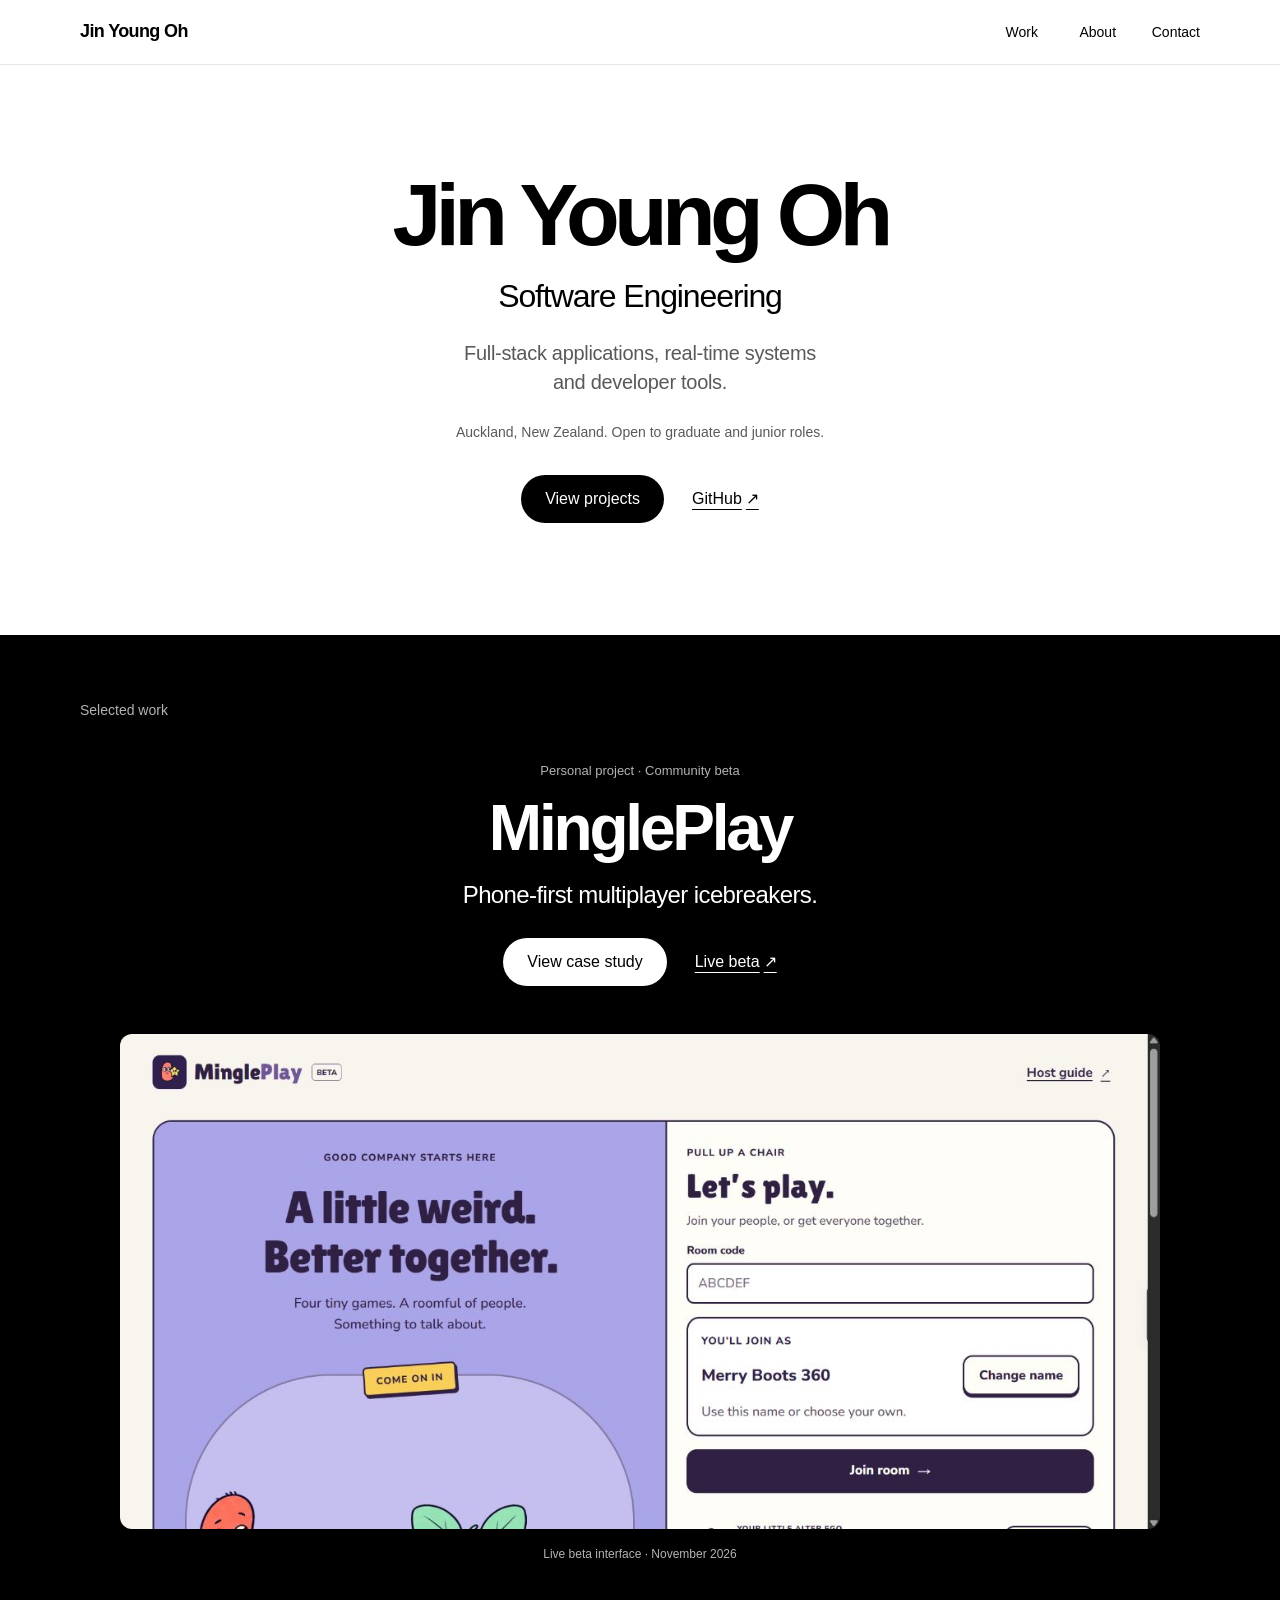
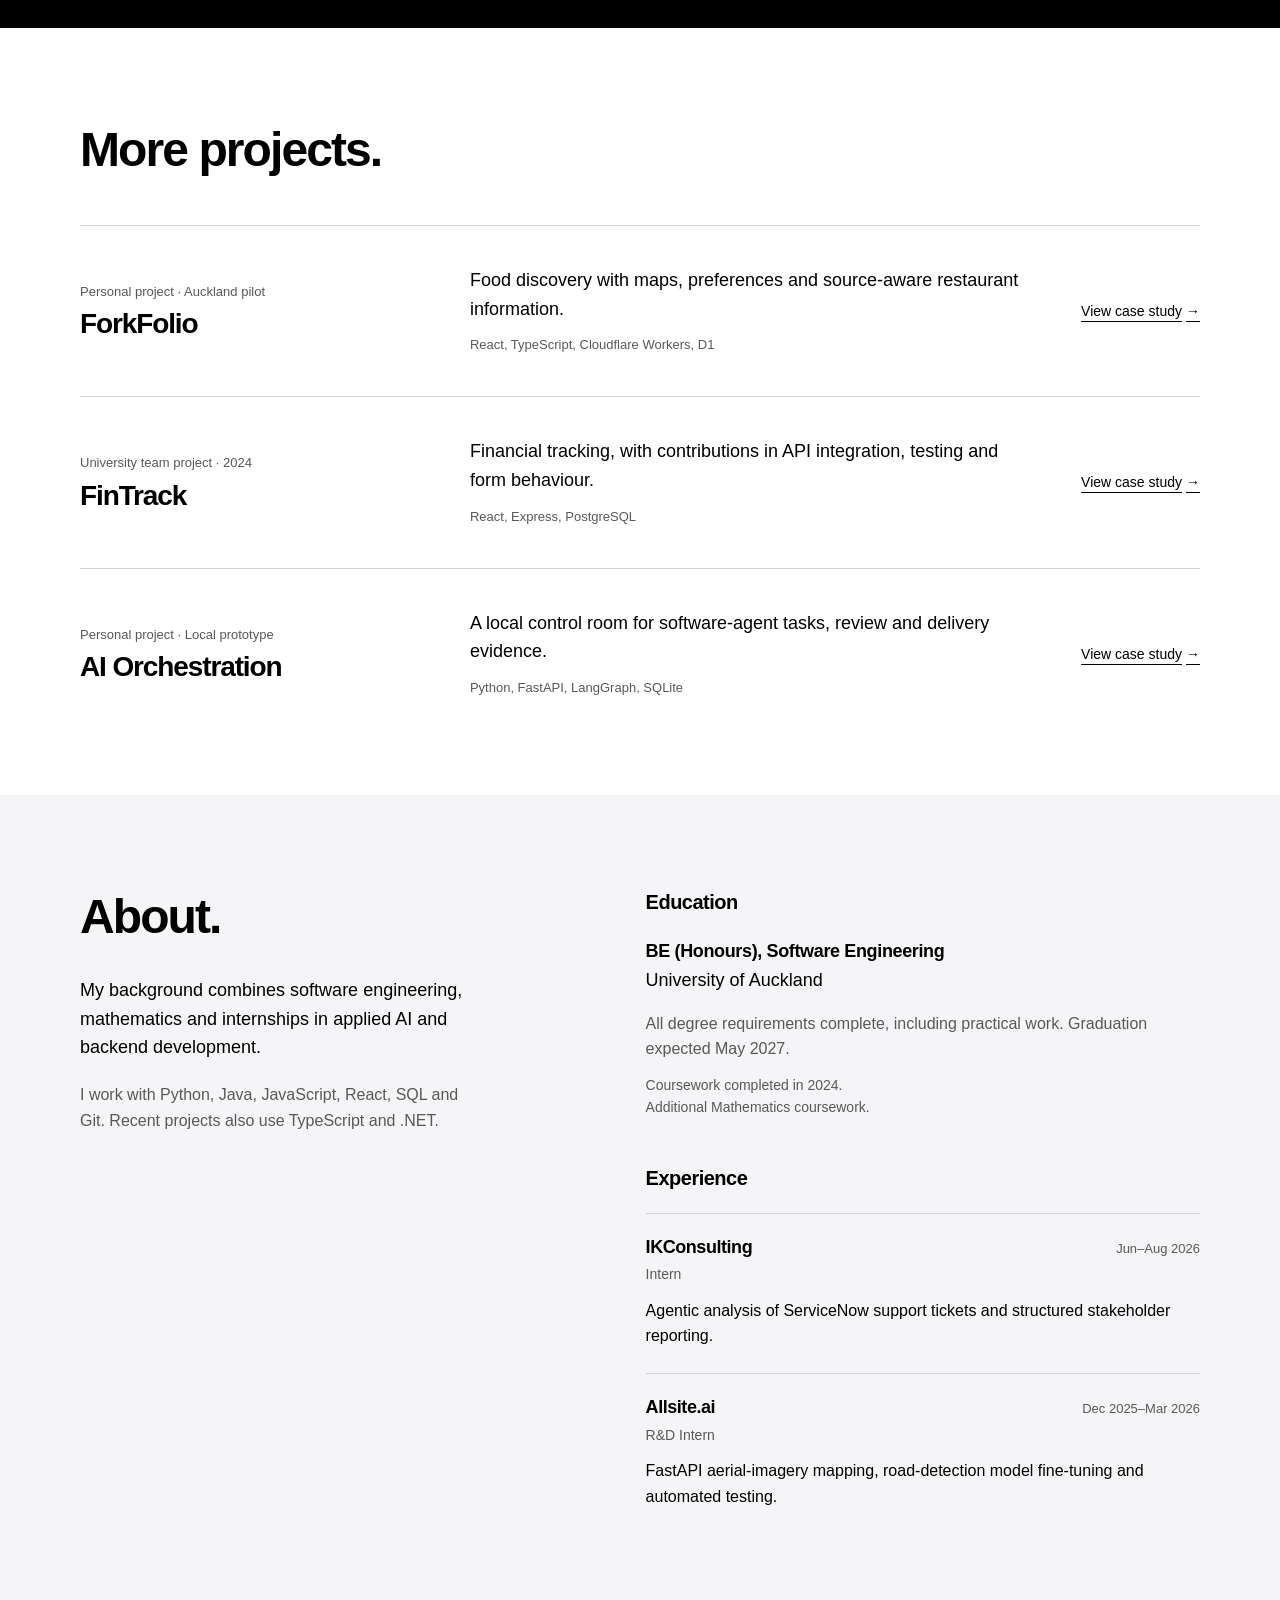
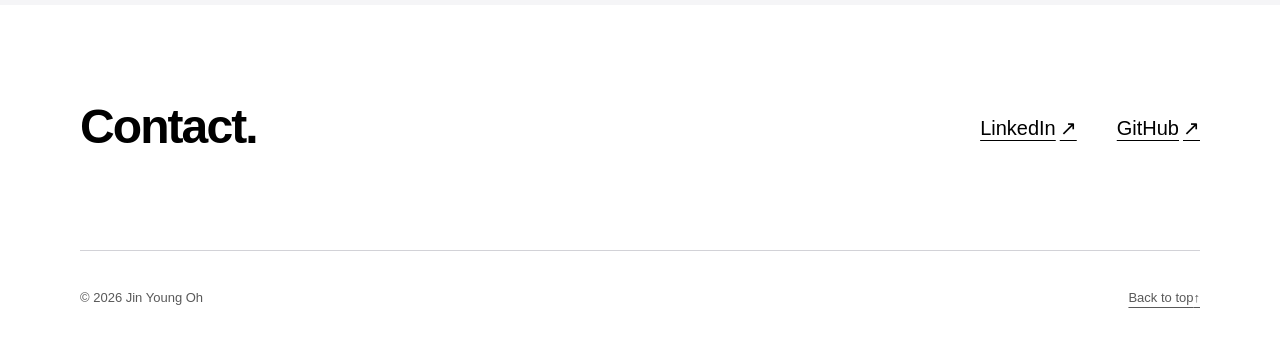
<file: index.html>
<!doctype html>
<html lang="en-NZ">
<head>
  <meta charset="utf-8">
  <meta name="viewport" content="width=device-width, initial-scale=1">
  <title>Jin Young Oh — Software Engineering</title>
  <meta name="description" content="Software engineering portfolio of Jin Young Oh in Auckland. Projects in full-stack applications, real-time systems and developer tools.">
  <meta name="theme-color" content="#ffffff">
  <link rel="canonical" href="https://joh748.github.io/">
  <meta property="og:title" content="Jin Young Oh — Software Engineering">
  <meta property="og:description" content="Software engineering portfolio of Jin Young Oh in Auckland. Projects in full-stack applications, real-time systems and developer tools.">
  <meta property="og:type" content="website">
  <meta property="og:url" content="https://joh748.github.io/">
  <meta property="og:image" content="https://joh748.github.io/assets/cover.png">
  <meta property="og:image:width" content="1200">
  <meta property="og:image:height" content="630">
  <meta property="og:image:alt" content="Jin Young Oh — Software Engineering">
  <meta name="twitter:card" content="summary_large_image">
  <link rel="icon" href="/favicon.svg" type="image/svg+xml">
  <link rel="stylesheet" href="/styles.css">
</head>
<body id="top">
  <a class="skip-link" href="#main">Skip to content</a>
  <header class="site-header"><div class="wrap header-inner">
    <a class="name" href="/">Jin Young Oh</a>
    <nav aria-label="Main navigation"><a href="#work">Work</a><a href="#about">About</a><a href="#contact">Contact</a></nav>
  </div></header>
  <main id="main" tabindex="-1">
    <section class="hero wrap" aria-labelledby="intro-title">
      <h1 id="intro-title">Jin Young Oh</h1>
      <p class="hero-role">Software Engineering</p>
      <p class="hero-summary">Full-stack applications, real-time systems<br class="desktop-break"> and developer tools.</p>
      <p class="availability">Auckland, New Zealand.<br class="mobile-break"> Open to graduate and junior roles.</p>
      <div class="actions hero-actions"><a class="button" href="#work">View projects</a><a class="text-link" href="https://github.com/joh748" target="_blank" rel="noopener noreferrer">GitHub<span aria-hidden="true"> ↗</span></a></div>
    </section>
    <section id="work" class="featured" aria-label="Selected work"><div class="wrap">
      <p class="section-label">Selected work</p>
      <article id="mingleplay" class="feature-project" aria-labelledby="mingleplay-title">
        <div class="feature-heading">
          <p class="project-status">Personal project · Community beta</p>
          <h2 id="mingleplay-title">MinglePlay</h2>
          <p class="feature-summary">Phone-first multiplayer icebreakers.</p>
          <div class="actions"><a class="button" href="/projects/mingleplay/">View case study</a><a class="text-link" href="https://mingleplay-beta.pages.dev/" target="_blank" rel="noopener noreferrer">Live beta<span aria-hidden="true"> ↗</span></a></div>
        </div>
        <a class="feature-image" href="/projects/mingleplay/" aria-label="Read the MinglePlay case study"><img src="/assets/mingleplay.png" alt="MinglePlay’s actual interface with room joining, character selection and multiplayer games" width="1265" height="602" loading="lazy" decoding="async"></a>
        <p class="image-caption">Live beta interface · November 2026</p>
      </article>
    </div></section>
    <section class="other-work wrap" aria-labelledby="other-work-title">
      <h2 id="other-work-title">More projects.</h2>
      <div class="project-list">
        <article id="forkfolio" class="project-row" aria-labelledby="forkfolio-title">
          <div><p class="project-status">Personal project · Auckland pilot</p><h3 id="forkfolio-title">ForkFolio</h3></div>
          <div><p>Food discovery with maps, preferences and source-aware restaurant information.</p><p class="technologies">React, TypeScript, Cloudflare Workers, D1</p></div>
          <a class="text-link" href="/projects/forkfolio/">View case study<span class="sr-only">: ForkFolio</span><span aria-hidden="true"> →</span></a>
        </article>
        <article id="fintrack" class="project-row" aria-labelledby="fintrack-title">
          <div><p class="project-status">University team project · 2024</p><h3 id="fintrack-title">FinTrack</h3></div>
          <div><p>Financial tracking, with contributions in API integration, testing and form behaviour.</p><p class="technologies">React, Express, PostgreSQL</p></div>
          <a class="text-link" href="/projects/fintrack/">View case study<span class="sr-only">: FinTrack</span><span aria-hidden="true"> →</span></a>
        </article>
        <article id="orchestration" class="project-row" aria-labelledby="orchestration-title">
          <div><p class="project-status">Personal project · Local prototype</p><h3 id="orchestration-title">AI Orchestration</h3></div>
          <div><p>A local control room for software-agent tasks, review and delivery evidence.</p><p class="technologies">Python, FastAPI, LangGraph, SQLite</p></div>
          <a class="text-link" href="/projects/orchestration/">View case study<span class="sr-only">: AI Orchestration</span><span aria-hidden="true"> →</span></a>
        </article>
      </div>
    </section>
    <section id="about" class="about" aria-labelledby="about-title">
      <span id="experience" class="anchor-alias" aria-hidden="true"></span><span id="approach" class="anchor-alias" aria-hidden="true"></span>
      <div class="wrap about-grid">
        <div class="about-intro"><h2 id="about-title">About.</h2>
          <p>My background combines software engineering, mathematics and internships in applied AI and backend development.</p>
          <p class="secondary">I work with Python, Java, JavaScript, React, SQL and Git. Recent projects also use TypeScript and .NET.</p>
        </div>
        <div class="background">
          <section class="education" aria-labelledby="education-title"><h3 id="education-title">Education</h3>
            <p class="qualification">BE (Honours), Software Engineering</p><p>University of Auckland</p>
            <p class="secondary">All degree requirements complete, including practical work. Graduation expected May 2027.</p>
            <p class="background-note">Coursework completed in 2024.<br>Additional Mathematics coursework.</p>
          </section>
          <section class="experience" aria-labelledby="experience-title"><h3 id="experience-title">Experience</h3>
            <article class="role"><div class="role-heading"><h4>IKConsulting</h4><p>Jun–Aug 2026</p></div><p class="role-title">Intern</p><p>Agentic analysis of ServiceNow support tickets and structured stakeholder reporting.</p></article>
            <article class="role"><div class="role-heading"><h4>Allsite.ai</h4><p>Dec 2025–Mar 2026</p></div><p class="role-title">R&amp;D Intern</p><p>FastAPI aerial-imagery mapping, road-detection model fine-tuning and automated testing.</p></article>
          </section>
        </div>
      </div>
    </section>
    <section id="contact" class="contact wrap" aria-labelledby="contact-title"><h2 id="contact-title">Contact.</h2><div class="contact-links"><a class="text-link" href="https://www.linkedin.com/in/jin-young-oh-6776962b9/" target="_blank" rel="noopener noreferrer">LinkedIn<span aria-hidden="true"> ↗</span></a><a class="text-link" href="https://github.com/joh748" target="_blank" rel="noopener noreferrer">GitHub<span aria-hidden="true"> ↗</span></a></div></section>
  </main>
  <footer class="wrap site-footer"><p>© 2026 Jin Young Oh</p><a href="#top">Back to top <span aria-hidden="true">↑</span></a></footer>
</body>
</html>
</file>
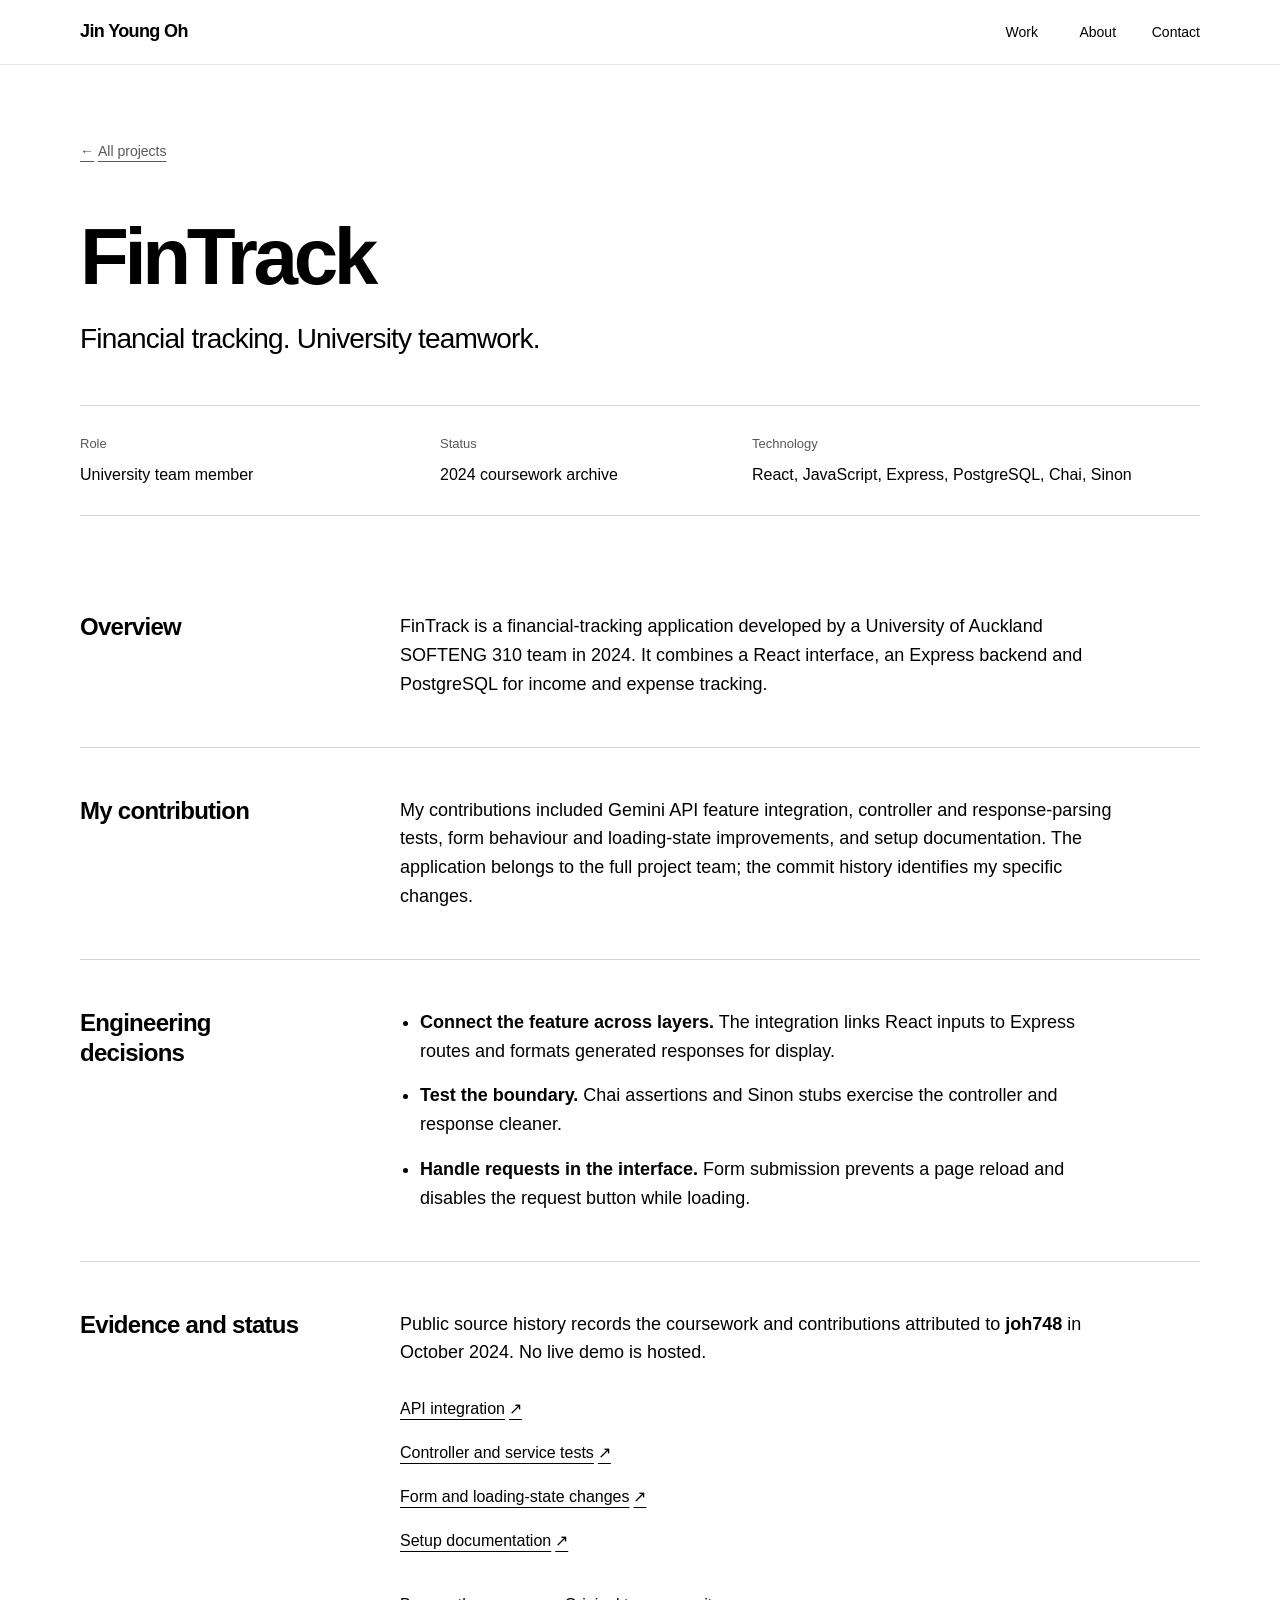
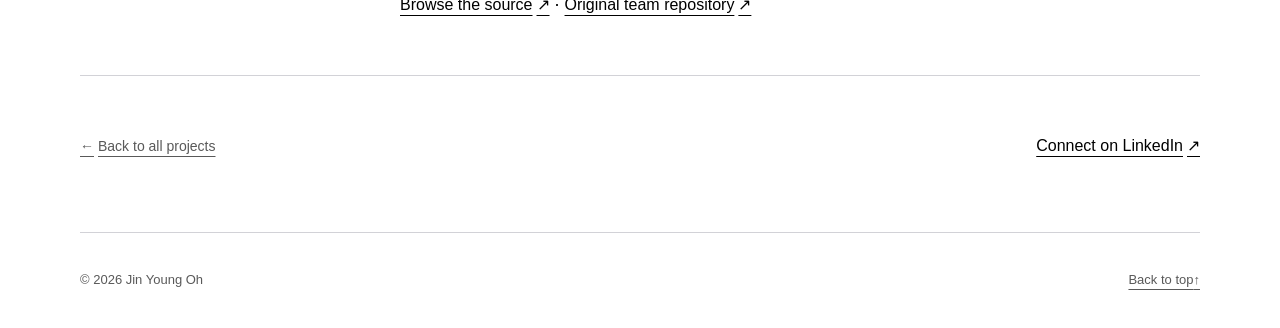
<file: projects/fintrack/index.html>
<!doctype html>
<html lang="en-NZ">
<head>
  <meta charset="utf-8">
  <meta name="viewport" content="width=device-width, initial-scale=1">
  <title>FinTrack — Jin Young Oh</title>
  <meta name="description" content="Jin Young Oh’s contributions to the 2024 FinTrack team project: Gemini API integration, controller tests and responsive forms.">
  <meta name="theme-color" content="#ffffff">
  <link rel="canonical" href="https://joh748.github.io/projects/fintrack/">
  <meta property="og:title" content="FinTrack — Jin Young Oh">
  <meta property="og:description" content="Jin Young Oh’s contributions to the 2024 FinTrack team project: Gemini API integration, controller tests and responsive forms.">
  <meta property="og:type" content="website">
  <meta property="og:url" content="https://joh748.github.io/projects/fintrack/">
  <meta property="og:image" content="https://joh748.github.io/assets/cover.png">
  <meta property="og:image:width" content="1200">
  <meta property="og:image:height" content="630">
  <meta property="og:image:alt" content="Jin Young Oh — Software Engineering">
  <meta name="twitter:card" content="summary_large_image">
  <link rel="icon" href="/favicon.svg" type="image/svg+xml">
  <link rel="stylesheet" href="/styles.css">
</head>
<body id="top">
  <a class="skip-link" href="#main">Skip to content</a>
  <header class="site-header"><div class="wrap header-inner">
    <a class="name" href="/">Jin Young Oh</a>
    <nav aria-label="Main navigation"><a href="/#work">Work</a><a href="/#about">About</a><a href="/#contact">Contact</a></nav>
  </div></header>
  <main id="main" tabindex="-1" class="case-page wrap">
    <header class="case-hero"><a class="back-link" href="/#work"><span aria-hidden="true">← </span>All projects</a>
      <h1>FinTrack</h1><p class="case-summary">Financial tracking. University teamwork.</p>
      <dl class="project-meta"><div><dt>Role</dt><dd>University team member</dd></div><div><dt>Status</dt><dd>2024 coursework archive</dd></div><div><dt>Technology</dt><dd>React, JavaScript, Express, PostgreSQL, Chai, Sinon</dd></div></dl>
    </header>
    <div class="case-body">
      <section class="case-section" aria-labelledby="section-0"><h2 id="section-0">Overview</h2><div class="case-copy"><p>FinTrack is a financial-tracking application developed by a University of Auckland SOFTENG 310 team in 2024. It combines a React interface, an Express backend and PostgreSQL for income and expense tracking.</p></div></section>
      <section class="case-section" aria-labelledby="section-1"><h2 id="section-1">My contribution</h2><div class="case-copy"><p>My contributions included Gemini API feature integration, controller and response-parsing tests, form behaviour and loading-state improvements, and setup documentation. The application belongs to the full project team; the commit history identifies my specific changes.</p></div></section>
      <section class="case-section" aria-labelledby="section-2"><h2 id="section-2">Engineering decisions</h2><div class="case-copy"><ul><li><strong>Connect the feature across layers.</strong> The integration links React inputs to Express routes and formats generated responses for display.</li><li><strong>Test the boundary.</strong> Chai assertions and Sinon stubs exercise the controller and response cleaner.</li><li><strong>Handle requests in the interface.</strong> Form submission prevents a page reload and disables the request button while loading.</li></ul></div></section>
      <section class="case-section" aria-labelledby="section-3"><h2 id="section-3">Evidence and status</h2><div class="case-copy"><p>Public source history records the coursework and contributions attributed to <strong>joh748</strong> in October 2024. No live demo is hosted.</p><ul class="evidence-list"><li><a class="text-link" href="https://github.com/joh748/SOFTENG310-FinTrack/commit/bee5ccf5e01cdd15892570da53f318c7165e2ea8" target="_blank" rel="noopener noreferrer">API integration<span aria-hidden="true"> ↗</span></a></li><li><a class="text-link" href="https://github.com/joh748/SOFTENG310-FinTrack/commit/ebe3f14214251c4c0020bd21ea2ab4b360cae9ea" target="_blank" rel="noopener noreferrer">Controller and service tests<span aria-hidden="true"> ↗</span></a></li><li><a class="text-link" href="https://github.com/joh748/SOFTENG310-FinTrack/commit/e08b2070c8d3b4b0a7959875b75a0a2595965c67" target="_blank" rel="noopener noreferrer">Form and loading-state changes<span aria-hidden="true"> ↗</span></a></li><li><a class="text-link" href="https://github.com/joh748/SOFTENG310-FinTrack/commit/b55c1b0fd4c3832d3e2b4dacdbaeb84b3c199dcb" target="_blank" rel="noopener noreferrer">Setup documentation<span aria-hidden="true"> ↗</span></a></li></ul><p><a class="text-link" href="https://github.com/joh748/SOFTENG310-FinTrack" target="_blank" rel="noopener noreferrer">Browse the source<span aria-hidden="true"> ↗</span></a> · <a class="text-link" href="https://github.com/Taks0708/SOFTENG310-FinTrack" target="_blank" rel="noopener noreferrer">Original team repository<span aria-hidden="true"> ↗</span></a></p></div></section>
    </div>
    <div class="case-end"><a class="back-link" href="/#work"><span aria-hidden="true">← </span>Back to all projects</a><a class="text-link" href="https://www.linkedin.com/in/jin-young-oh-6776962b9/" target="_blank" rel="noopener noreferrer">Connect on LinkedIn<span aria-hidden="true"> ↗</span></a></div>
  </main>
  <footer class="wrap site-footer"><p>© 2026 Jin Young Oh</p><a href="#top">Back to top <span aria-hidden="true">↑</span></a></footer>
</body>
</html>
</file>
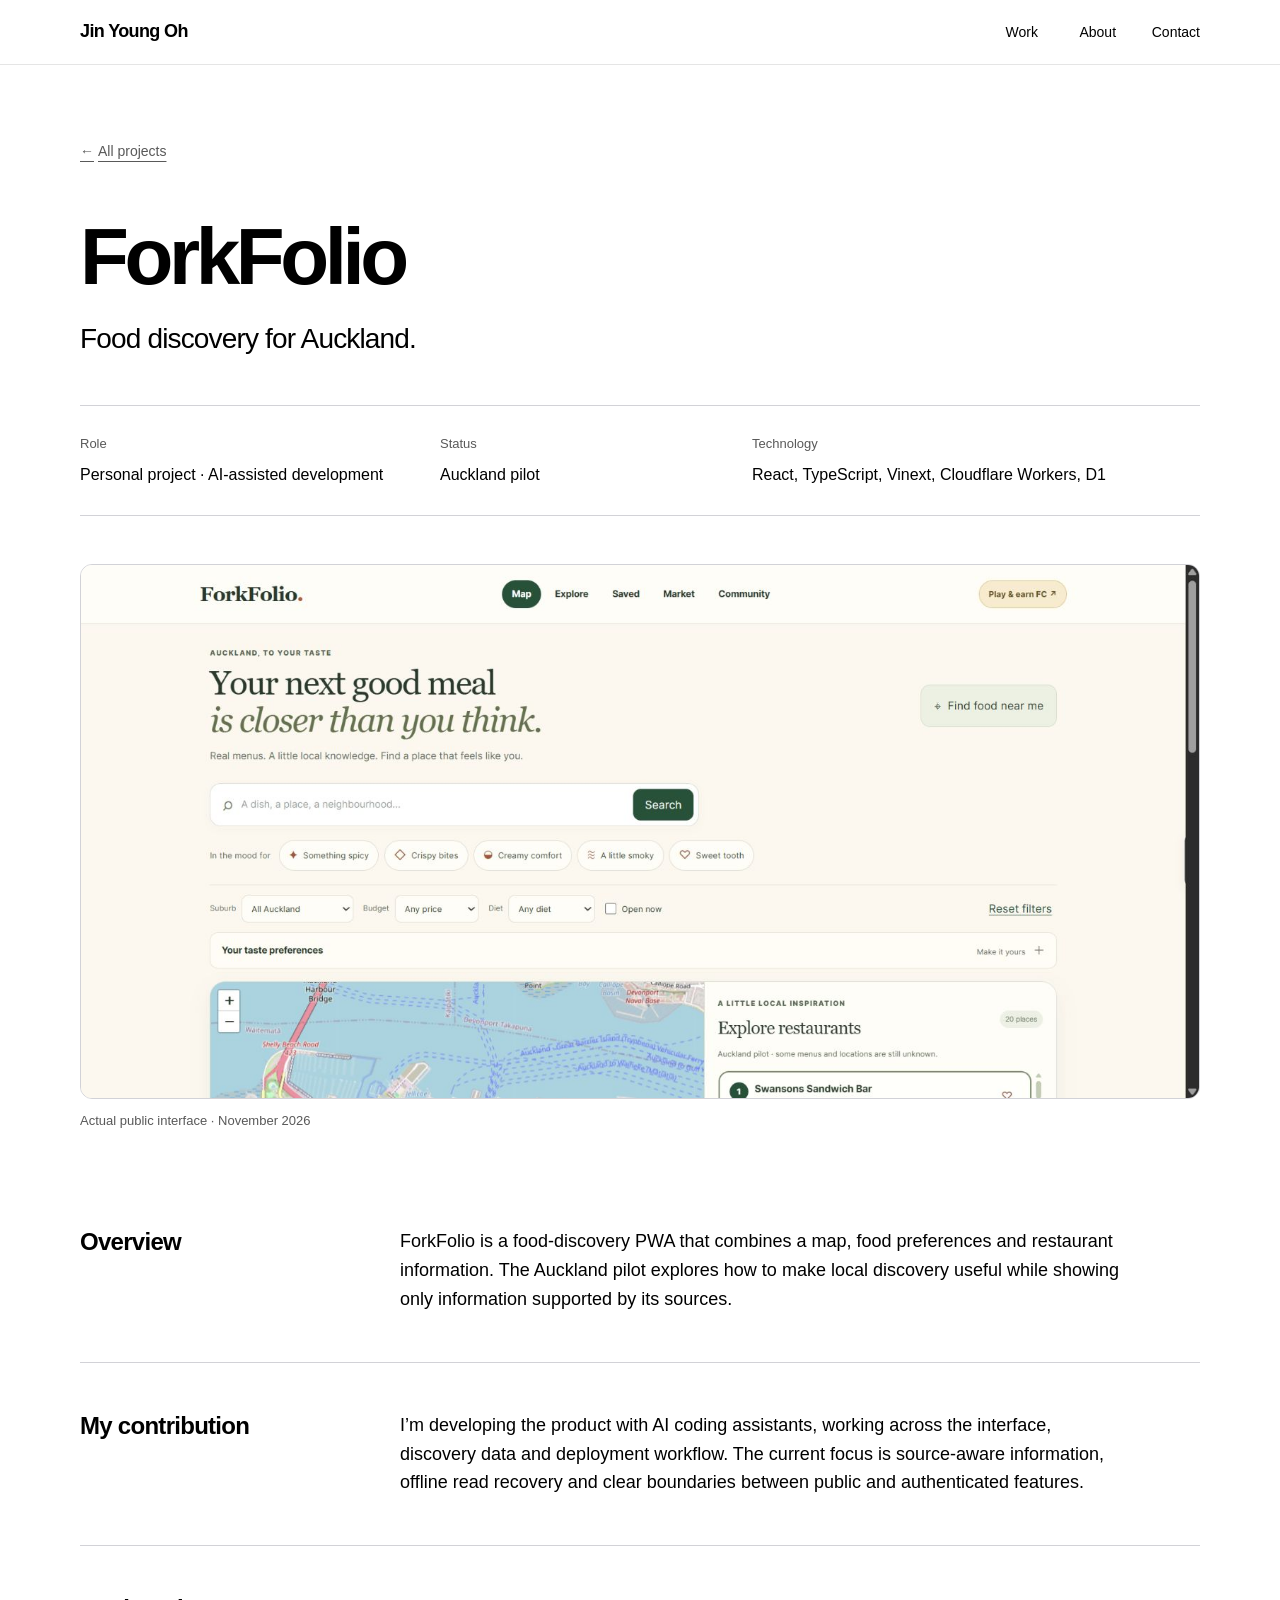
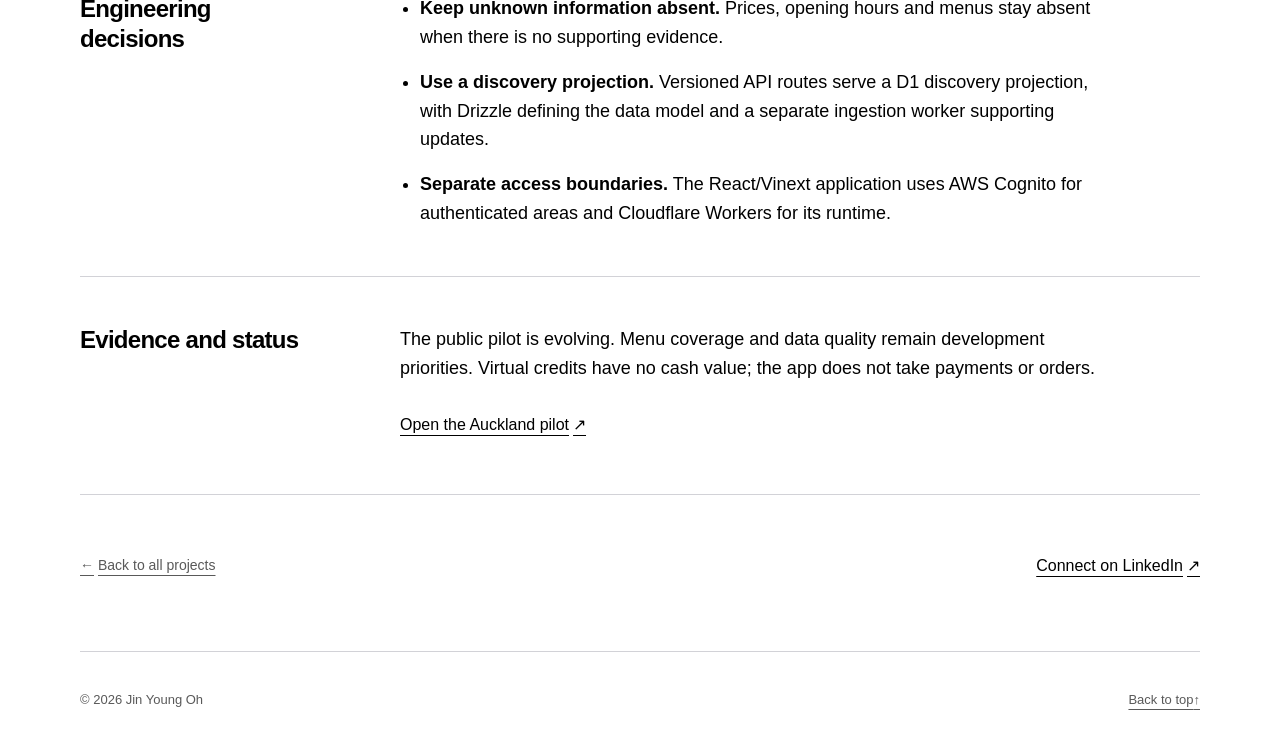
<file: projects/forkfolio/index.html>
<!doctype html>
<html lang="en-NZ">
<head>
  <meta charset="utf-8">
  <meta name="viewport" content="width=device-width, initial-scale=1">
  <title>ForkFolio — Jin Young Oh</title>
  <meta name="description" content="A case study of ForkFolio: source-aware restaurant discovery, a React PWA and Cloudflare data services.">
  <meta name="theme-color" content="#ffffff">
  <link rel="canonical" href="https://joh748.github.io/projects/forkfolio/">
  <meta property="og:title" content="ForkFolio — Jin Young Oh">
  <meta property="og:description" content="A case study of ForkFolio: source-aware restaurant discovery, a React PWA and Cloudflare data services.">
  <meta property="og:type" content="website">
  <meta property="og:url" content="https://joh748.github.io/projects/forkfolio/">
  <meta property="og:image" content="https://joh748.github.io/assets/cover.png">
  <meta property="og:image:width" content="1200">
  <meta property="og:image:height" content="630">
  <meta property="og:image:alt" content="Jin Young Oh — Software Engineering">
  <meta name="twitter:card" content="summary_large_image">
  <link rel="icon" href="/favicon.svg" type="image/svg+xml">
  <link rel="stylesheet" href="/styles.css">
</head>
<body id="top">
  <a class="skip-link" href="#main">Skip to content</a>
  <header class="site-header"><div class="wrap header-inner">
    <a class="name" href="/">Jin Young Oh</a>
    <nav aria-label="Main navigation"><a href="/#work">Work</a><a href="/#about">About</a><a href="/#contact">Contact</a></nav>
  </div></header>
  <main id="main" tabindex="-1" class="case-page wrap">
    <header class="case-hero"><a class="back-link" href="/#work"><span aria-hidden="true">← </span>All projects</a>
      <h1>ForkFolio</h1><p class="case-summary">Food discovery for Auckland.</p>
      <dl class="project-meta"><div><dt>Role</dt><dd>Personal project · AI-assisted development</dd></div><div><dt>Status</dt><dd>Auckland pilot</dd></div><div><dt>Technology</dt><dd>React, TypeScript, Vinext, Cloudflare Workers, D1</dd></div></dl>
    </header>
    <figure class="case-media"><img src="/assets/forkfolio.png" alt="ForkFolio’s live Auckland interface with search, food preferences and a restaurant map" width="1581" height="753" fetchpriority="high" decoding="async"><figcaption>Actual public interface · November 2026</figcaption></figure>
    <div class="case-body">
      <section class="case-section" aria-labelledby="section-0"><h2 id="section-0">Overview</h2><div class="case-copy"><p>ForkFolio is a food-discovery PWA that combines a map, food preferences and restaurant information. The Auckland pilot explores how to make local discovery useful while showing only information supported by its sources.</p></div></section>
      <section class="case-section" aria-labelledby="section-1"><h2 id="section-1">My contribution</h2><div class="case-copy"><p>I’m developing the product with AI coding assistants, working across the interface, discovery data and deployment workflow. The current focus is source-aware information, offline read recovery and clear boundaries between public and authenticated features.</p></div></section>
      <section class="case-section" aria-labelledby="section-2"><h2 id="section-2">Engineering decisions</h2><div class="case-copy"><ul><li><strong>Keep unknown information absent.</strong> Prices, opening hours and menus stay absent when there is no supporting evidence.</li><li><strong>Use a discovery projection.</strong> Versioned API routes serve a D1 discovery projection, with Drizzle defining the data model and a separate ingestion worker supporting updates.</li><li><strong>Separate access boundaries.</strong> The React/Vinext application uses AWS Cognito for authenticated areas and Cloudflare Workers for its runtime.</li></ul></div></section>
      <section class="case-section" aria-labelledby="section-3"><h2 id="section-3">Evidence and status</h2><div class="case-copy"><p>The public pilot is evolving. Menu coverage and data quality remain development priorities. Virtual credits have no cash value; the app does not take payments or orders.</p><p><a class="text-link" href="https://forkfolio-production.hsjhdko0.workers.dev/" target="_blank" rel="noopener noreferrer">Open the Auckland pilot<span aria-hidden="true"> ↗</span></a></p></div></section>
    </div>
    <div class="case-end"><a class="back-link" href="/#work"><span aria-hidden="true">← </span>Back to all projects</a><a class="text-link" href="https://www.linkedin.com/in/jin-young-oh-6776962b9/" target="_blank" rel="noopener noreferrer">Connect on LinkedIn<span aria-hidden="true"> ↗</span></a></div>
  </main>
  <footer class="wrap site-footer"><p>© 2026 Jin Young Oh</p><a href="#top">Back to top <span aria-hidden="true">↑</span></a></footer>
</body>
</html>
</file>
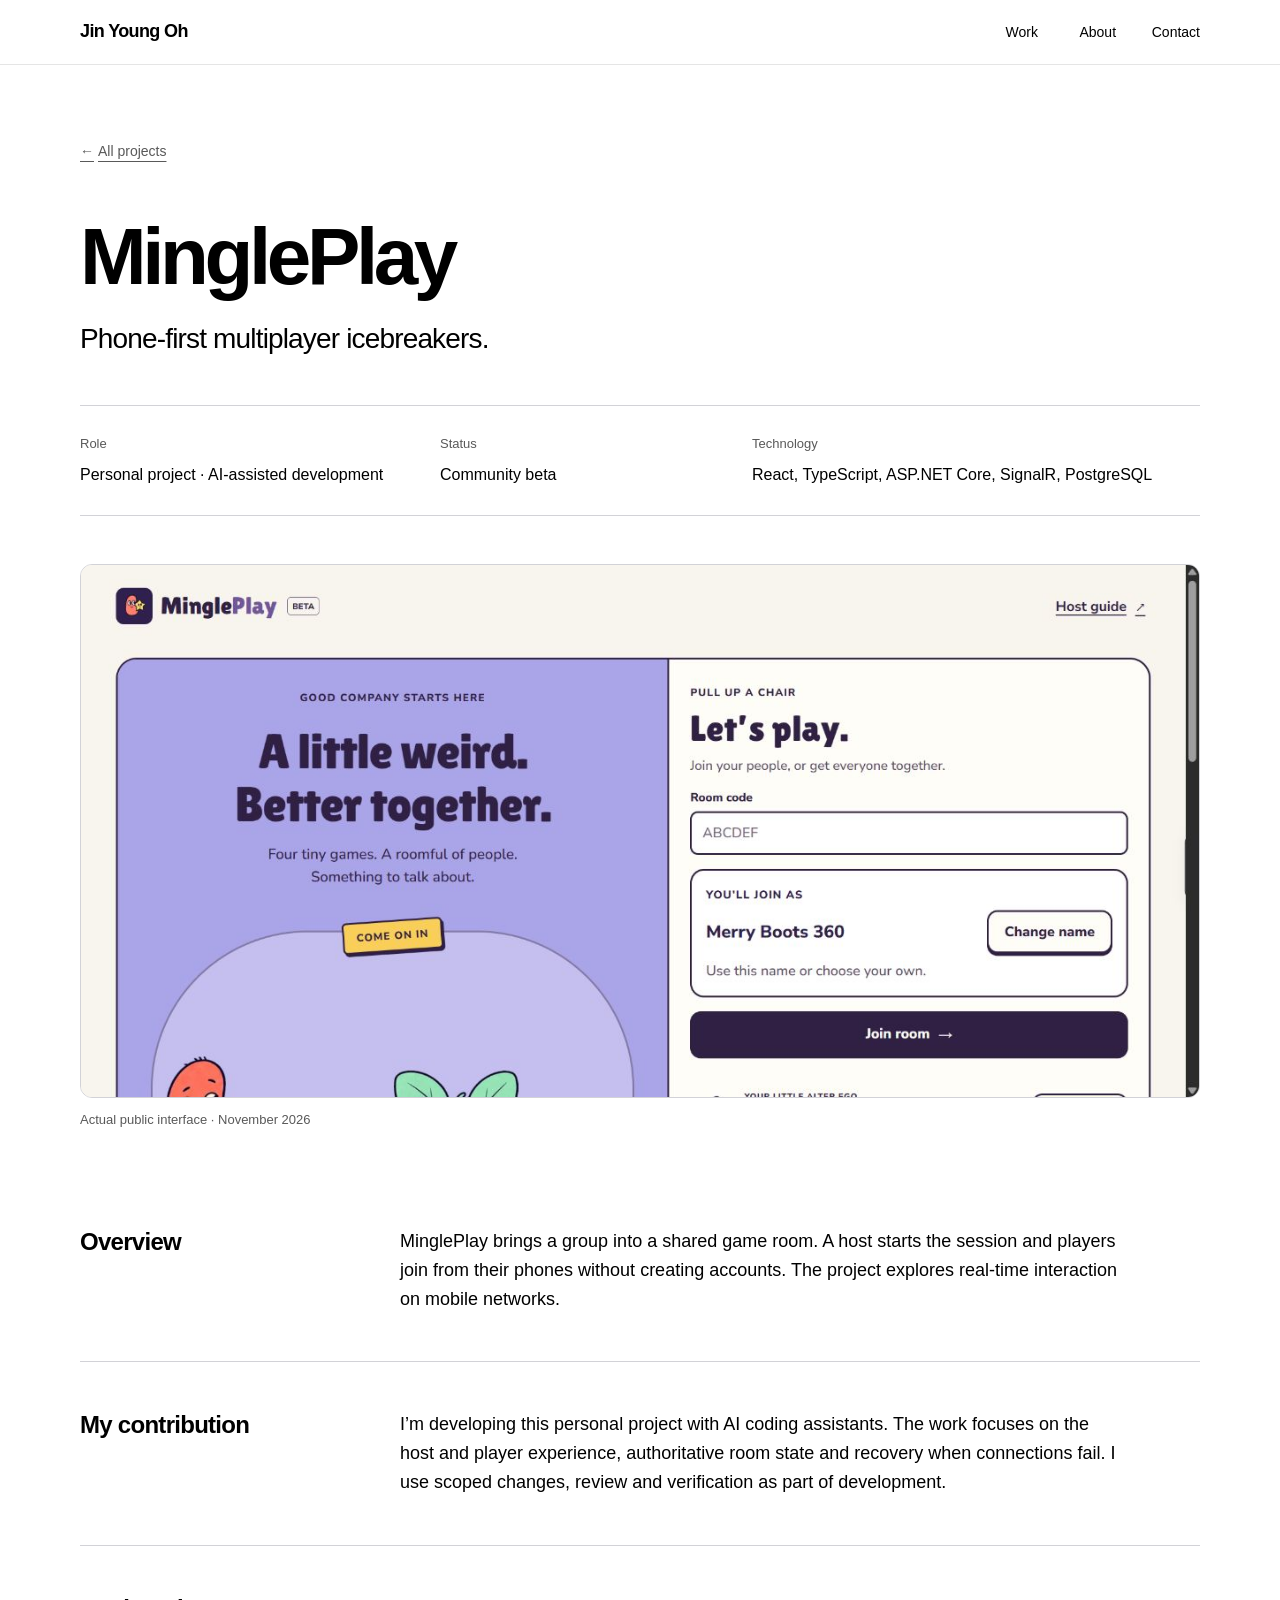
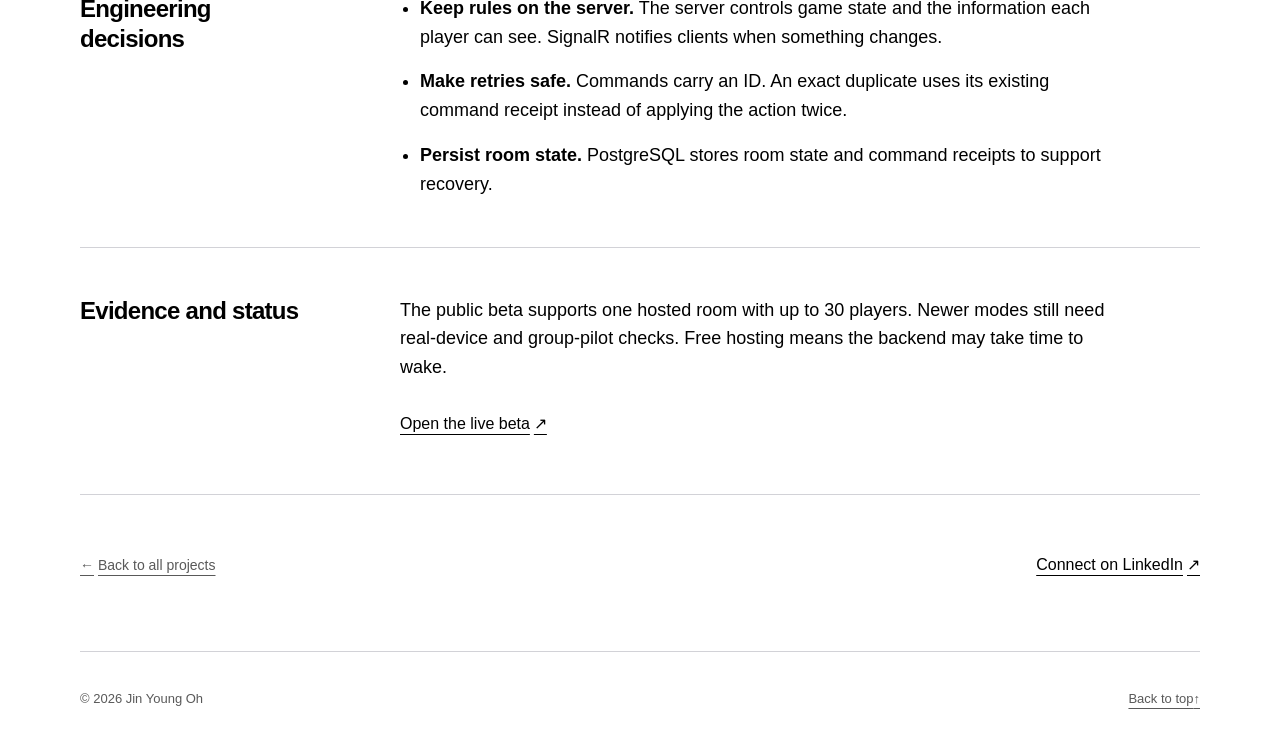
<file: projects/mingleplay/index.html>
<!doctype html>
<html lang="en-NZ">
<head>
  <meta charset="utf-8">
  <meta name="viewport" content="width=device-width, initial-scale=1">
  <title>MinglePlay — Jin Young Oh</title>
  <meta name="description" content="A case study of MinglePlay: multiplayer game state, safe command retries and room recovery.">
  <meta name="theme-color" content="#ffffff">
  <link rel="canonical" href="https://joh748.github.io/projects/mingleplay/">
  <meta property="og:title" content="MinglePlay — Jin Young Oh">
  <meta property="og:description" content="A case study of MinglePlay: multiplayer game state, safe command retries and room recovery.">
  <meta property="og:type" content="website">
  <meta property="og:url" content="https://joh748.github.io/projects/mingleplay/">
  <meta property="og:image" content="https://joh748.github.io/assets/cover.png">
  <meta property="og:image:width" content="1200">
  <meta property="og:image:height" content="630">
  <meta property="og:image:alt" content="Jin Young Oh — Software Engineering">
  <meta name="twitter:card" content="summary_large_image">
  <link rel="icon" href="/favicon.svg" type="image/svg+xml">
  <link rel="stylesheet" href="/styles.css">
</head>
<body id="top">
  <a class="skip-link" href="#main">Skip to content</a>
  <header class="site-header"><div class="wrap header-inner">
    <a class="name" href="/">Jin Young Oh</a>
    <nav aria-label="Main navigation"><a href="/#work">Work</a><a href="/#about">About</a><a href="/#contact">Contact</a></nav>
  </div></header>
  <main id="main" tabindex="-1" class="case-page wrap">
    <header class="case-hero"><a class="back-link" href="/#work"><span aria-hidden="true">← </span>All projects</a>
      <h1>MinglePlay</h1><p class="case-summary">Phone-first multiplayer icebreakers.</p>
      <dl class="project-meta"><div><dt>Role</dt><dd>Personal project · AI-assisted development</dd></div><div><dt>Status</dt><dd>Community beta</dd></div><div><dt>Technology</dt><dd>React, TypeScript, ASP.NET Core, SignalR, PostgreSQL</dd></div></dl>
    </header>
    <figure class="case-media"><img src="/assets/mingleplay.png" alt="MinglePlay’s live landing page with room joining, character selection and multiplayer games" width="1265" height="602" fetchpriority="high" decoding="async"><figcaption>Actual public interface · November 2026</figcaption></figure>
    <div class="case-body">
      <section class="case-section" aria-labelledby="section-0"><h2 id="section-0">Overview</h2><div class="case-copy"><p>MinglePlay brings a group into a shared game room. A host starts the session and players join from their phones without creating accounts. The project explores real-time interaction on mobile networks.</p></div></section>
      <section class="case-section" aria-labelledby="section-1"><h2 id="section-1">My contribution</h2><div class="case-copy"><p>I’m developing this personal project with AI coding assistants. The work focuses on the host and player experience, authoritative room state and recovery when connections fail. I use scoped changes, review and verification as part of development.</p></div></section>
      <section class="case-section" aria-labelledby="section-2"><h2 id="section-2">Engineering decisions</h2><div class="case-copy"><ul><li><strong>Keep rules on the server.</strong> The server controls game state and the information each player can see. SignalR notifies clients when something changes.</li><li><strong>Make retries safe.</strong> Commands carry an ID. An exact duplicate uses its existing command receipt instead of applying the action twice.</li><li><strong>Persist room state.</strong> PostgreSQL stores room state and command receipts to support recovery.</li></ul></div></section>
      <section class="case-section" aria-labelledby="section-3"><h2 id="section-3">Evidence and status</h2><div class="case-copy"><p>The public beta supports one hosted room with up to 30 players. Newer modes still need real-device and group-pilot checks. Free hosting means the backend may take time to wake.</p><p><a class="text-link" href="https://mingleplay-beta.pages.dev/" target="_blank" rel="noopener noreferrer">Open the live beta<span aria-hidden="true"> ↗</span></a></p></div></section>
    </div>
    <div class="case-end"><a class="back-link" href="/#work"><span aria-hidden="true">← </span>Back to all projects</a><a class="text-link" href="https://www.linkedin.com/in/jin-young-oh-6776962b9/" target="_blank" rel="noopener noreferrer">Connect on LinkedIn<span aria-hidden="true"> ↗</span></a></div>
  </main>
  <footer class="wrap site-footer"><p>© 2026 Jin Young Oh</p><a href="#top">Back to top <span aria-hidden="true">↑</span></a></footer>
</body>
</html>
</file>
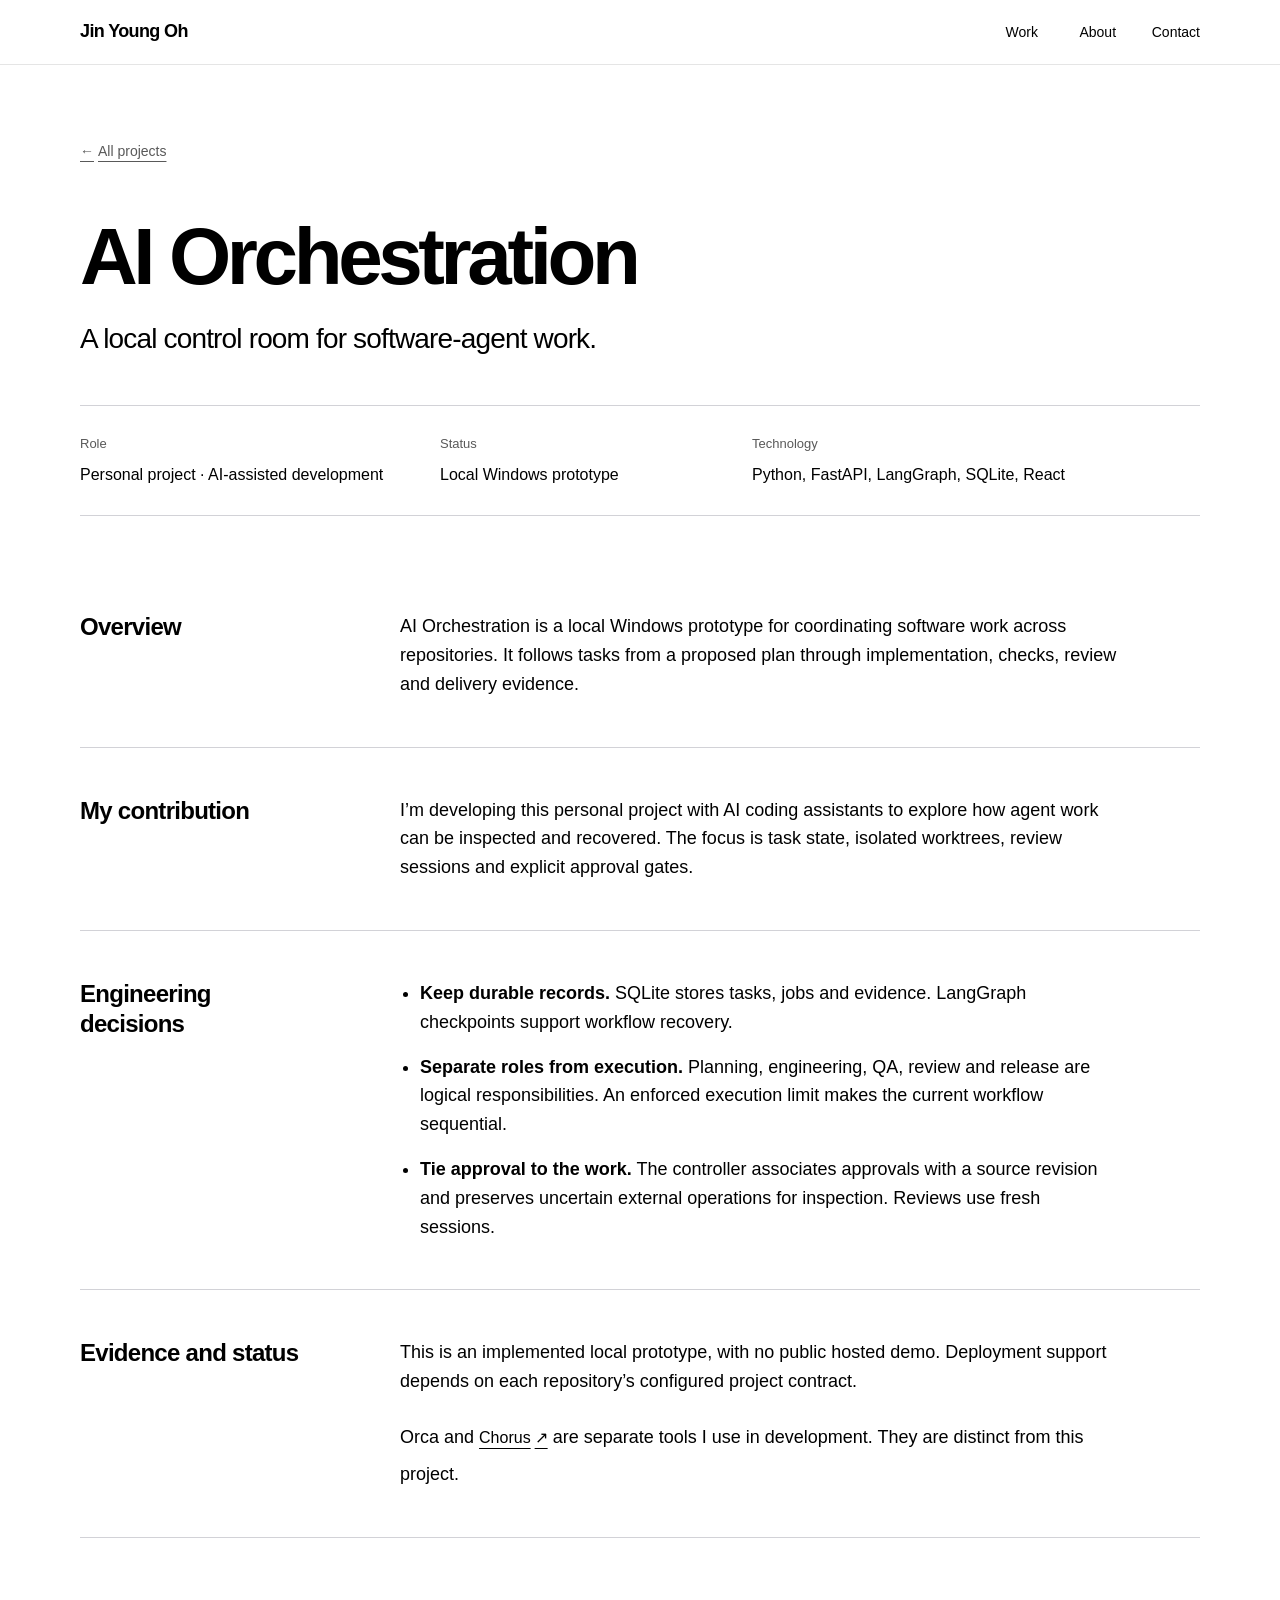
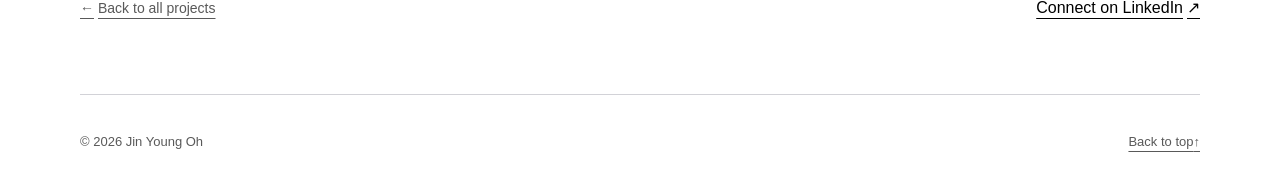
<file: projects/orchestration/index.html>
<!doctype html>
<html lang="en-NZ">
<head>
  <meta charset="utf-8">
  <meta name="viewport" content="width=device-width, initial-scale=1">
  <title>AI Orchestration — Jin Young Oh</title>
  <meta name="description" content="A local Python and React prototype exploring durable task state, isolated worktrees and review gates for software agents.">
  <meta name="theme-color" content="#ffffff">
  <link rel="canonical" href="https://joh748.github.io/projects/orchestration/">
  <meta property="og:title" content="AI Orchestration — Jin Young Oh">
  <meta property="og:description" content="A local Python and React prototype exploring durable task state, isolated worktrees and review gates for software agents.">
  <meta property="og:type" content="website">
  <meta property="og:url" content="https://joh748.github.io/projects/orchestration/">
  <meta property="og:image" content="https://joh748.github.io/assets/cover.png">
  <meta property="og:image:width" content="1200">
  <meta property="og:image:height" content="630">
  <meta property="og:image:alt" content="Jin Young Oh — Software Engineering">
  <meta name="twitter:card" content="summary_large_image">
  <link rel="icon" href="/favicon.svg" type="image/svg+xml">
  <link rel="stylesheet" href="/styles.css">
</head>
<body id="top">
  <a class="skip-link" href="#main">Skip to content</a>
  <header class="site-header"><div class="wrap header-inner">
    <a class="name" href="/">Jin Young Oh</a>
    <nav aria-label="Main navigation"><a href="/#work">Work</a><a href="/#about">About</a><a href="/#contact">Contact</a></nav>
  </div></header>
  <main id="main" tabindex="-1" class="case-page wrap">
    <header class="case-hero"><a class="back-link" href="/#work"><span aria-hidden="true">← </span>All projects</a>
      <h1>AI Orchestration</h1><p class="case-summary">A local control room for software-agent work.</p>
      <dl class="project-meta"><div><dt>Role</dt><dd>Personal project · AI-assisted development</dd></div><div><dt>Status</dt><dd>Local Windows prototype</dd></div><div><dt>Technology</dt><dd>Python, FastAPI, LangGraph, SQLite, React</dd></div></dl>
    </header>
    <div class="case-body">
      <section class="case-section" aria-labelledby="section-0"><h2 id="section-0">Overview</h2><div class="case-copy"><p>AI Orchestration is a local Windows prototype for coordinating software work across repositories. It follows tasks from a proposed plan through implementation, checks, review and delivery evidence.</p></div></section>
      <section class="case-section" aria-labelledby="section-1"><h2 id="section-1">My contribution</h2><div class="case-copy"><p>I’m developing this personal project with AI coding assistants to explore how agent work can be inspected and recovered. The focus is task state, isolated worktrees, review sessions and explicit approval gates.</p></div></section>
      <section class="case-section" aria-labelledby="section-2"><h2 id="section-2">Engineering decisions</h2><div class="case-copy"><ul><li><strong>Keep durable records.</strong> SQLite stores tasks, jobs and evidence. LangGraph checkpoints support workflow recovery.</li><li><strong>Separate roles from execution.</strong> Planning, engineering, QA, review and release are logical responsibilities. An enforced execution limit makes the current workflow sequential.</li><li><strong>Tie approval to the work.</strong> The controller associates approvals with a source revision and preserves uncertain external operations for inspection. Reviews use fresh sessions.</li></ul></div></section>
      <section class="case-section" aria-labelledby="section-3"><h2 id="section-3">Evidence and status</h2><div class="case-copy"><p>This is an implemented local prototype, with no public hosted demo. Deployment support depends on each repository’s configured project contract.</p><p>Orca and <a class="text-link" href="https://github.com/Chorus-AIDLC/Chorus" target="_blank" rel="noopener noreferrer">Chorus<span aria-hidden="true"> ↗</span></a> are separate tools I use in development. They are distinct from this project.</p></div></section>
    </div>
    <div class="case-end"><a class="back-link" href="/#work"><span aria-hidden="true">← </span>Back to all projects</a><a class="text-link" href="https://www.linkedin.com/in/jin-young-oh-6776962b9/" target="_blank" rel="noopener noreferrer">Connect on LinkedIn<span aria-hidden="true"> ↗</span></a></div>
  </main>
  <footer class="wrap site-footer"><p>© 2026 Jin Young Oh</p><a href="#top">Back to top <span aria-hidden="true">↑</span></a></footer>
</body>
</html>
</file>
<file: styles.css>
:root{color-scheme:light;--background:#fff;--foreground:#000;--secondary:#595959;--inverse-secondary:#b3b3b3;--surface:#f5f5f7;--line:#d2d2d7;--font:-apple-system,BlinkMacSystemFont,"Segoe UI",Helvetica,Arial,sans-serif}
*{box-sizing:border-box}html{scroll-padding-top:0}body{margin:0;background:var(--background);color:var(--foreground);font:18px/1.6 var(--font);-webkit-font-smoothing:antialiased}::selection{color:#fff;background:#000}h1,h2,h3,h4,p,figure,dl,dd{margin:0}h1,h2,h3,h4{font-weight:600;line-height:1.1;letter-spacing:-.04em}h2{font-size:48px}a{color:inherit;text-underline-offset:5px;text-decoration-thickness:1px}a:focus-visible{outline:2px solid currentColor;outline-offset:5px;border-radius:2px}img{display:block;max-width:100%;height:auto}ul{margin:0;padding-left:20px}[id]{scroll-margin-top:96px}.wrap{width:min(1120px,calc(100% - 96px));margin-inline:auto}.secondary{color:var(--secondary)}.sr-only,.skip-link{position:absolute;width:1px;height:1px;overflow:hidden;clip-path:inset(50%);white-space:nowrap}.skip-link:focus{position:fixed;top:8px;left:8px;z-index:20;width:auto;height:auto;padding:12px 20px;clip-path:none;color:#fff;background:#000}
.site-header{position:sticky;top:0;z-index:10;background:#fff;border-bottom:1px solid #e5e5e5}.header-inner{min-height:64px;display:flex;justify-content:space-between;align-items:center;gap:32px}.name{display:inline-flex;align-items:center;min-height:44px;font-size:18px;line-height:1.2;font-weight:600;letter-spacing:-.035em;text-decoration:none}nav{display:flex;gap:32px}nav a{display:inline-flex;align-items:center;justify-content:center;min-width:44px;min-height:44px;font-size:14px;text-decoration:none}nav a:hover{text-decoration:underline}.hero{padding-block:104px 112px;text-align:center}.hero h1{font-size:clamp(48px,7vw,88px);letter-spacing:-.065em;line-height:1.04}.hero-role{margin-top:16px;font-size:32px;line-height:1.2;font-weight:500;letter-spacing:-.035em}.hero-summary{max-width:620px;margin:24px auto 0;color:var(--secondary);font-size:20px;line-height:1.45;letter-spacing:-.015em}.availability{margin-top:24px;color:var(--secondary);font-size:14px}.mobile-break{display:none}.actions{display:flex;justify-content:center;align-items:center;gap:28px;flex-wrap:wrap}.hero-actions{margin-top:32px}.button{display:inline-flex;min-height:46px;align-items:center;justify-content:center;padding:11px 24px;border-radius:999px;background:#000;color:#fff;font-size:16px;font-weight:500;text-decoration:none;transition:background-color 150ms ease}.button:hover{background:#333}.button:focus-visible{outline-color:#000}.text-link,.back-link{display:inline-flex;align-items:center;gap:4px;min-height:44px;font-size:16px}.text-link:hover,.back-link:hover{text-decoration-thickness:2px}
.featured{padding-block:64px;background:#000;color:#fff}.featured ::selection{color:#000;background:#fff}.section-label{color:var(--inverse-secondary);font-size:14px}.feature-heading{padding-top:40px;text-align:center}.project-status{color:var(--secondary);font-size:13px;line-height:1.5}.featured .project-status{color:var(--inverse-secondary)}.feature-heading h2{margin-top:12px;font-size:64px;letter-spacing:-.05em}.feature-summary{margin-top:16px;font-size:24px;line-height:1.3;letter-spacing:-.025em}.feature-heading .actions{margin-top:28px}.featured .button{color:#000;background:#fff}.featured .button:hover{background:#ddd}.featured .button:focus-visible{outline-color:#fff}.feature-image{display:block;max-width:1040px;margin:48px auto 0;border-radius:12px}.feature-image img{width:100%;border-radius:12px}.image-caption{margin-top:16px;text-align:center;font-size:12px;color:var(--inverse-secondary)}.other-work{padding-block:96px}.project-list{margin-top:48px}.project-row{display:grid;grid-template-columns:minmax(180px,.85fr) minmax(0,1.4fr) auto;align-items:center;gap:48px;padding-block:40px;border-top:1px solid var(--line)}.project-row:last-child{padding-bottom:0}.project-row h3{margin-top:8px;font-size:28px}.project-row .technologies{margin-top:12px;color:var(--secondary);font-size:13px}.project-row .text-link{white-space:nowrap;font-size:14px}
.about{position:relative;padding-block:96px;background:var(--surface)}.anchor-alias{position:absolute;top:0;left:0;width:1px;height:1px;pointer-events:none}.about-grid{display:grid;grid-template-columns:.9fr 1.1fr;gap:112px}.about-intro>p{max-width:390px;margin-top:32px}.about-intro>p+p{margin-top:20px;font-size:16px}.background h3{margin-bottom:24px;font-size:20px;letter-spacing:-.025em}.qualification{font-weight:600;letter-spacing:-.02em}.education .secondary{margin-top:16px;font-size:16px}.background-note{margin-top:12px;font-size:14px;color:var(--secondary)}.experience{margin-top:48px}.role{padding-block:24px;border-top:1px solid var(--line)}.role:last-child{padding-bottom:0}.role-heading{display:flex;align-items:baseline;justify-content:space-between;gap:16px}.role-heading h4{font-size:18px;letter-spacing:-.025em}.role-heading>p{color:var(--secondary);font-size:13px;white-space:nowrap}.role-title{margin-top:4px;color:var(--secondary);font-size:14px}.role>p:last-child{margin-top:12px;font-size:16px}.contact{display:flex;align-items:center;justify-content:space-between;gap:32px;padding-block:96px}.contact-links{display:flex;gap:40px}.contact-links a{font-size:20px}.site-footer{display:flex;justify-content:space-between;align-items:center;gap:20px;min-height:96px;border-top:1px solid var(--line);color:var(--secondary);font-size:13px}.site-footer a{display:inline-flex;align-items:center;min-height:44px}
.case-hero{padding-top:64px}.back-link{color:var(--secondary);font-size:14px}.case-hero h1{margin-top:40px;font-size:clamp(48px,6.5vw,80px);letter-spacing:-.055em}.case-summary{max-width:760px;margin-top:20px;font-size:28px;line-height:1.3;letter-spacing:-.03em}.project-meta{display:grid;grid-template-columns:1fr .85fr 1.4fr;gap:40px;margin-top:48px;padding-block:28px;border-block:1px solid var(--line)}.project-meta dt{color:var(--secondary);font-size:13px}.project-meta dd{margin-top:8px;font-size:16px;line-height:1.5}.case-media{margin-top:48px}.case-media img{width:100%;border:1px solid var(--line);border-radius:12px}.case-media figcaption{margin-top:12px;color:var(--secondary);font-size:13px}.case-body{margin-top:48px}.case-section{display:grid;grid-template-columns:240px minmax(0,1fr);gap:80px;padding-block:48px;border-bottom:1px solid var(--line)}.case-section:last-child{border-bottom:0}.case-section h2{font-size:24px;line-height:1.25;letter-spacing:-.03em}.case-copy{max-width:720px}.case-copy>*+*{margin-top:20px}.case-copy li+li{margin-top:16px}.case-copy strong{font-weight:600}.evidence-list{list-style:none;padding:0}.case-copy .evidence-list li{margin:0}.evidence-list .text-link{font-size:16px}.case-end{display:flex;align-items:center;justify-content:space-between;flex-wrap:wrap;gap:20px;padding-block:48px 64px;border-top:1px solid var(--line)}
@media(min-width:1600px){.hero{padding-block:120px}}
@media(max-width:1000px){.wrap{width:calc(100% - 64px)}.hero{padding-block:88px}.project-row{grid-template-columns:.9fr 1.1fr;gap:16px 40px}.project-row .text-link{grid-column:2;justify-self:start}.about-grid{gap:64px}.role-heading{display:block}.role-heading>p{margin-top:8px}.case-section{grid-template-columns:180px minmax(0,1fr);gap:40px}}
@media(max-width:600px){html{scroll-padding-top:0}[id]{scroll-margin-top:112px}.wrap{width:calc(100% - 40px)}body{font-size:16px}h2{font-size:32px}.header-inner{min-height:96px;padding-top:8px;flex-direction:column;justify-content:center;gap:0}.name{font-size:16px}nav{gap:32px}nav a{font-size:13px}.hero{padding-block:56px 64px}.hero h1{font-size:48px}.hero-role{margin-top:16px;font-size:24px}.hero-summary{max-width:350px;font-size:18px;margin-top:24px}.desktop-break{display:none}.mobile-break{display:initial}.availability{margin-top:20px;font-size:13px;line-height:1.7}.hero-actions{margin-top:24px}.actions{gap:24px}.button,.text-link{font-size:14px}.featured{padding-block:32px}.section-label{font-size:13px}.feature-heading{padding-top:32px}.feature-heading h2{font-size:44px}.feature-summary{margin-top:12px;font-size:19px}.feature-heading .actions{margin-top:24px;gap:24px}.feature-image{margin-top:32px}.feature-image,.feature-image img{border-radius:8px}.image-caption{font-size:11px}.other-work{padding-block:56px}.project-list{margin-top:32px}.project-row{display:block;padding-block:32px}.project-row h3{font-size:26px}.project-row>div+div{margin-top:16px}.project-row .technologies{margin-top:8px;font-size:12px}.project-row>.text-link{margin-top:12px}.about{padding-block:56px}.about-grid{display:block}.about-intro>p{max-width:none;margin-top:24px}.background{margin-top:40px}.background h3{font-size:20px;margin-bottom:20px}.experience{margin-top:40px}.role-heading{display:flex}.role-heading>p{margin-top:0;font-size:12px}.contact{align-items:flex-start;flex-direction:column;gap:24px;padding-block:56px}.contact-links{gap:32px}.contact-links a{font-size:18px}.site-footer{min-height:88px;font-size:12px;gap:16px}.case-hero{padding-top:32px}.case-hero h1{margin-top:32px;font-size:48px;overflow-wrap:break-word}.case-summary{margin-top:16px;font-size:24px}.project-meta{grid-template-columns:1fr;gap:24px;margin-top:32px;padding-block:24px}.project-meta dd{margin-top:4px}.case-media{margin-top:32px}.case-media img{border-radius:8px}.case-body{margin-top:16px}.case-section{display:block;padding-block:32px}.case-section h2{font-size:24px;margin-bottom:20px}.case-copy>*+*{margin-top:16px}.case-copy li+li{margin-top:12px}.case-end{align-items:flex-start;flex-direction:column;gap:8px;padding-block:32px 40px}}
@media(max-width:359px){.hero h1{font-size:42px}.role-heading{display:block}.role-heading>p{margin-top:8px}}
@media(prefers-reduced-motion:reduce){*,*::before,*::after{transition:none!important;scroll-behavior:auto!important}}
</file>
